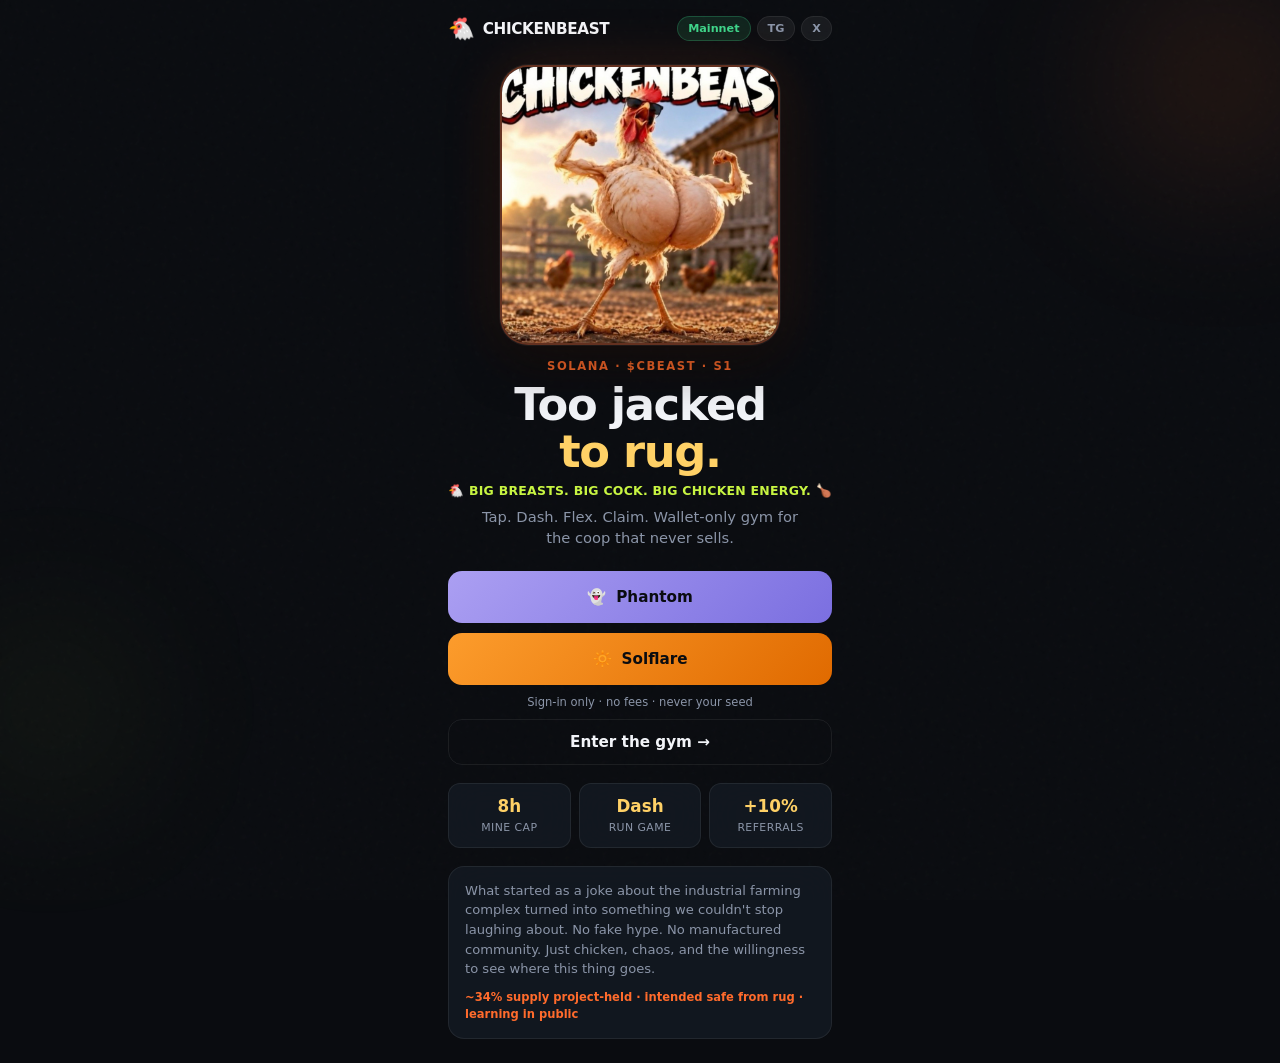
<file: index.html>
<!DOCTYPE html>
<html lang="en">
<head>
  <meta charset="UTF-8" />
  <meta name="viewport" content="width=device-width, initial-scale=1, viewport-fit=cover" />
  <title>CHICKENBEAST — Too Jacked To Rug</title>
  <meta name="theme-color" content="#0a0c10" />
  <meta name="apple-mobile-web-app-capable" content="yes" />
  <meta name="apple-mobile-web-app-status-bar-style" content="black-translucent" />
  <meta name="mobile-web-app-capable" content="yes" />
  <meta name="description" content="ChickenBeast ($CBEAST) is a wallet-only tap-to-earn game on Solana. Tap, dash, flex and claim Beast Points. Too jacked to rug." />
  <!-- Canonical points at the GitHub Pages URL. Change it (and og:url, og:image, sitemap.xml) if a custom domain is added via CNAME. -->
  <link rel="canonical" href="https://dev1ishere55-sudo.github.io/chickenbeast-site/" />
  <meta property="og:type" content="website" />
  <meta property="og:site_name" content="ChickenBeast" />
  <meta property="og:title" content="CHICKENBEAST — Too Jacked To Rug" />
  <meta property="og:description" content="ChickenBeast ($CBEAST) is a wallet-only tap-to-earn game on Solana. Tap, dash, flex and claim Beast Points. Too jacked to rug." />
  <meta property="og:url" content="https://dev1ishere55-sudo.github.io/chickenbeast-site/" />
  <meta property="og:image" content="https://dev1ishere55-sudo.github.io/chickenbeast-site/chickenbeast.jpg" />
  <meta property="og:image:width" content="871" />
  <meta property="og:image:height" content="882" />
  <meta property="og:image:alt" content="ChickenBeast, the jacked rooster mascot in sunglasses" />
  <meta name="twitter:card" content="summary_large_image" />
  <meta name="twitter:site" content="@ChickenBeastX" />
  <meta name="twitter:title" content="CHICKENBEAST — Too Jacked To Rug" />
  <meta name="twitter:description" content="ChickenBeast ($CBEAST) is a wallet-only tap-to-earn game on Solana. Tap, dash, flex and claim Beast Points. Too jacked to rug." />
  <meta name="twitter:image" content="https://dev1ishere55-sudo.github.io/chickenbeast-site/chickenbeast.jpg" />
  <meta http-equiv="Content-Security-Policy" content="default-src 'self'; script-src 'self' https://telegram.org; style-src 'self' 'unsafe-inline' https://fonts.googleapis.com; font-src https://fonts.gstatic.com; img-src 'self' data:; connect-src 'self'; frame-src https://telegram.org https://t.me; object-src 'none'; base-uri 'self'; form-action 'self'" />
  <script src="https://telegram.org/js/telegram-web-app.js"></script>
  <link rel="preconnect" href="https://fonts.googleapis.com" />
  <link rel="preconnect" href="https://fonts.gstatic.com" crossorigin />
  <link href="https://fonts.googleapis.com/css2?family=DM+Sans:opsz,wght@9..40,400;500;600;700;800&family=Syne:wght@700;800&display=swap" rel="stylesheet" />
  <link rel="stylesheet" href="styles.css" />
  <link rel="icon" href="data:image/svg+xml,<svg xmlns='http://www.w3.org/2000/svg' viewBox='0 0 100 100'><text y='.9em' font-size='90'>🐔</text></svg>" />
</head>
<body class="booting">
  <div class="noise"></div>
  <div class="orb orb-a"></div>
  <div class="orb orb-b"></div>
  <canvas id="confetti" class="confetti-cv"></canvas>

  <!-- LANDING -->
  <div id="landing" class="landing">
    <header class="l-top">
      <div class="mark">
        <span class="mark-icon">🐔</span>
        <span class="mark-text">CHICKENBEAST</span>
      </div>
      <div class="chips">
        <span class="chip live">Mainnet</span>
        <a class="chip ghost" href="https://t.me/ChickenBeast" target="_blank" rel="noopener">TG</a>
        <a class="chip ghost" href="https://x.com/ChickenBeastX" target="_blank" rel="noopener">X</a>
      </div>
    </header>

    <div class="hero-block">
      <div class="hero-ring skel">
        <img src="chickenbeast.jpg" alt="ChickenBeast — Too Jacked To Rug" class="hero-img" width="871" height="882" draggable="false" />
      </div>
      <p class="eyebrow">SOLANA · $CBEAST · S1</p>
      <h1 class="display">Too jacked<br/><em>to rug.</em></h1>
      <p class="tagline">🐔 BIG BREASTS. BIG COCK. BIG CHICKEN ENERGY. 🍗</p>
      <p class="lede">Tap. Dash. Flex. Claim. Wallet-only gym for the coop that never sells.</p>
    </div>

    <div class="cta-stack">
      <button class="cta cta-phantom" id="btnPhantom"><span>👻</span> Phantom</button>
      <button class="cta cta-solflare" id="btnSolflare"><span>🔆</span> Solflare</button>
      <p class="fine">Sign-in only · no fees · never your seed</p>
      <button class="cta cta-line" id="btnEnterApp">Enter the gym →</button>
    </div>

    <div class="feature-row">
      <div class="feat"><b>8h</b><span>mine cap</span></div>
      <div class="feat"><b>Dash</b><span>run game</span></div>
      <div class="feat"><b>+10%</b><span>referrals</span></div>
    </div>

    <div class="manifesto-card">
      <p>What started as a joke about the industrial farming complex turned into something we couldn't stop laughing about. No fake hype. No manufactured community. Just chicken, chaos, and the willingness to see where this thing goes.</p>
      <p class="manifesto-foot">~34% supply project-held · intended safe from rug · learning in public</p>
    </div>
  </div>

  <!-- APP -->
  <div id="app" class="app hidden">
    <header class="bar">
      <div class="mark sm">
        <span class="mark-icon">🐔</span>
        <div>
          <div class="mark-text">CHICKENBEAST</div>
          <div class="bar-sub"><span id="onlineCount">1,847</span> online</div>
        </div>
      </div>
      <div class="bar-actions">
        <button class="pill-btn" id="soundBtn" aria-label="Sound">🔊</button>
        <button class="pill-btn" id="walletChip" aria-label="Wallet">◎</button>
      </div>
    </header>

    <main class="views">
      <!-- HOME / GYM -->
      <section class="view active" id="screen-home">
        <div class="score">
          <span class="score-label">Beast Points</span>
          <div class="score-val" id="bpDisplay">0</div>
          <div class="score-meta">
            <span class="tag" id="ratePill">75 BP/hr</span>
            <span class="tag soft" id="miningStatus">Mining</span>
            <span class="tag badge" id="seasonBadge">S1 · Rookie</span>
          </div>
        </div>

        <div class="arena">
          <button type="button" class="beast skel" id="tapArea" aria-label="Tap to flex">
            <img src="chickenbeast.jpg" alt="Tap ChickenBeast to flex and earn Beast Points" class="beast-img" width="871" height="882" draggable="false" />
            <span class="ripple"></span>
            <span class="float-num" id="tapFeedback">+1</span>
          </button>
          <p class="arena-hint">Hold the flex · tap for BP</p>
        </div>

        <div class="grid-4">
          <div class="tile"><span>Tap</span><strong id="tapPower">+1</strong></div>
          <div class="tile"><span>Stamina</span><strong id="staminaText">1000</strong></div>
          <div class="tile"><span>Rank</span><strong id="rankName">Scrawny</strong></div>
          <div class="tile"><span>Streak</span><strong id="streak">0</strong></div>
        </div>

        <div class="panel">
          <div class="panel-row"><span id="rankFull">Scrawny Chick</span><span id="rankProgress">0 / 10k</span></div>
          <div class="track"><i id="rankBar" style="width:0%"></i></div>
          <p class="panel-note">Next · <span id="nextRank">Barnyard Broiler</span></p>
        </div>

        <div class="panel">
          <div class="panel-row"><span>Passive incubation</span><span class="tag">8h cap</span></div>
          <div class="track"><i id="passiveBar" style="width:0%"></i></div>
          <div class="panel-row end">
            <span id="passiveBP">0 BP ready</span>
            <button class="btn" id="collectBtn">Collect</button>
          </div>
        </div>

        <div class="panel">
          <div class="panel-row"><span>Stamina</span><span id="staminaFull">1000 / 1000</span></div>
          <div class="track mint"><i id="staminaBar" style="width:100%"></i></div>
        </div>

        <div class="panel">
          <div class="panel-row"><span>🔥 Cluck-in streak</span><span class="tag" id="dailyStreakLabel">0 days</span></div>
          <div class="streak-cal" id="streakCal"></div>
        </div>

        <div class="panel">
          <div class="panel-row"><span>🎯 Daily missions</span><span class="tag soft" id="missionProgress">0/3</span></div>
          <div id="missionsList" class="missions"></div>
        </div>
      </section>

      <!-- BEAST DASH -->
      <section class="view" id="screen-run">
        <h2 class="view-title">Beast Dash</h2>
        <p class="view-sub">Endless run · jump obstacles · earn BP</p>
        <div class="run-wrap">
          <canvas id="runCanvas" width="360" height="480"></canvas>
          <div id="runOverlay" class="run-overlay">
            <div class="run-start" id="runStartUI">
              <p class="run-title">🐔 BEAST DASH</p>
              <p class="run-desc">Tap or space to jump. Collect corn. Avoid fences.</p>
              <button class="btn wide" id="runStartBtn">Start run</button>
            </div>
            <div class="run-over hidden" id="runOverUI">
              <p class="run-title">Run over</p>
              <p class="run-score">Score <span id="runFinalScore">0</span></p>
              <p class="run-bp">+<span id="runBpEarned">0</span> BP</p>
              <button class="btn wide" id="runRetryBtn">Run again</button>
            </div>
          </div>
        </div>
        <div class="panel">
          <div class="panel-row"><span>Best score</span><strong id="runBest">0</strong></div>
          <div class="panel-row"><span>Total dash BP</span><strong id="runTotalBp">0</strong></div>
        </div>
      </section>

      <!-- BOOSTS -->
      <section class="view" id="screen-boosts">
        <h2 class="view-title">Stack</h2>
        <p class="view-sub">Upgrades need a connected wallet.</p>
        <div class="panel accent">
          <div class="panel-row">
            <div>
              <strong class="big">Mega Flex</strong>
              <p class="view-sub tight">2× earnings · 10 min</p>
            </div>
            <button class="btn" id="megaFlexBtn">350 BP</button>
          </div>
        </div>
        <div id="upgradesGrid" class="stack"></div>
        <div class="panel">
          <div class="panel-row"><span>🎁 Daily cluck-in</span><span class="tag" id="dailyBadge">Ready</span></div>
          <p class="view-sub tight">Free BP every 24h. Builds streak.</p>
          <button class="btn wide" id="dailyBtn">Claim daily</button>
        </div>
      </section>

      <!-- FRIENDS / COMMUNITY -->
      <section class="view" id="screen-friends">
        <h2 class="view-title">Coop</h2>
        <p class="view-sub">Referrals · leaderboard · community</p>

        <div class="panel center">
          <p class="view-sub tight">Your referral link</p>
          <code class="ref-code" id="refLink">—</code>
          <div class="grid-2 tight" style="margin-top:10px">
            <button class="btn" id="copyRef">Copy link</button>
            <button class="btn ghost" id="shareRef">Share</button>
          </div>
          <p class="view-sub tight" style="margin-top:12px">Share your gym card</p>
          <div class="grid-2 tight share-card" style="margin-top:6px">
            <button class="btn" id="shareCardTg" aria-label="Share your gym card on Telegram">📢 Telegram</button>
            <button class="btn ghost" id="shareCardX" aria-label="Share your gym card on X">🐦 Post on X</button>
          </div>
          <p class="fine" style="margin-top:8px">Earn <b>10%</b> of friends' tap gains</p>
        </div>

        <div class="panel">
          <div class="panel-row"><span>📢 Telegram</span><span class="tag soft">Official</span></div>
          <a class="btn wide" href="https://t.me/ChickenBeast" target="_blank" rel="noopener">Join @ChickenBeast</a>
        </div>
        <div class="panel">
          <div class="panel-row"><span>🐦 X / Twitter</span></div>
          <a class="btn wide ghost" href="https://x.com/ChickenBeastX" target="_blank" rel="noopener">@ChickenBeastX</a>
        </div>
        <div class="panel">
          <div class="panel-row"><span>🤖 Bot</span></div>
          <a class="btn wide ghost" href="https://t.me/chickenbeastbot" target="_blank" rel="noopener">@chickenbeastbot</a>
        </div>

        <div class="tabs">
          <button class="tab active" data-board="all">All-time</button>
          <button class="tab" data-board="week">This week</button>
        </div>
        <div class="panel board-you" id="boardYou">
          <div class="lb-row you">
            <span class="lb-pos" id="youPos">—</span>
            <span class="lb-name" id="youName">You</span>
            <span class="lb-bp" id="youBp">0</span>
          </div>
        </div>
        <div class="board" id="leaderboard"></div>
      </section>

      <!-- WALLET + ROADMAP + ABOUT -->
      <section class="view" id="screen-wallet">
        <h2 class="view-title">Wallet</h2>
        <p class="view-sub">Phantom or Solflare · mainnet</p>
        <div class="panel">
          <div class="status" id="walletStatus"><i class="dot off"></i> Not connected</div>
          <button class="btn wide" id="connectWalletBtn">Connect wallet</button>
          <button class="btn ghost wide hidden" id="disconnectWalletBtn">Disconnect</button>
        </div>
        <div class="panel claim">
          <p class="score-label">Available to claim</p>
          <div class="score-val sm" id="claimAmount">0.00</div>
          <p class="unit">$CBEAST · 1K BP = 1</p>
          <div class="grid-2 tight">
            <div class="tile"><span>Claimed</span><strong id="claimedTotal">0</strong></div>
            <div class="tile"><span>Min</span><strong>0.1</strong></div>
          </div>
          <button class="btn wide" id="claimCoinBtn">Claim coins</button>
          <p class="fine claim-note" id="claimNote">On-chain claim program coming — balance is recorded to your wallet profile.</p>
          <div class="ca">
            <span>CA</span>
            <code id="ca">GBFHyayakxkcTWUXHEJKTnWY82f5C8MpoRzB6YBopump</code>
            <button class="btn ghost sm" id="copyCa">Copy</button>
            <a class="btn ghost sm" id="caExplorer" href="https://solscan.io/token/GBFHyayakxkcTWUXHEJKTnWY82f5C8MpoRzB6YBopump" target="_blank" rel="noopener noreferrer" aria-label="View $CBEAST contract on Solscan">Solscan</a>
          </div>
        </div>
        <div class="panel">
          <div class="kv"><span>Season badge</span><b id="detailBadge">S1 · Rookie</b></div>
          <div class="kv"><span>Rank</span><b id="detailRank">Scrawny Chick</b></div>
          <div class="kv"><span>Mined</span><b id="detailMined">0 BP</b></div>
          <div class="kv"><span>Wallet</span><b id="detailUser">—</b></div>
        </div>

        <h2 class="view-title" style="margin-top:20px">Roadmap</h2>
        <div class="roadmap">
          <div class="rm-item done">
            <span class="rm-dot"></span>
            <div>
              <strong>S1 · Hatch</strong>
              <p>Tap-to-earn · passive mine · wallet sign-in · daily missions · Beast Dash</p>
            </div>
          </div>
          <div class="rm-item">
            <span class="rm-dot"></span>
            <div>
              <strong>S2 · Flex</strong>
              <p>On-chain claim program · referral rewards live · community challenges</p>
            </div>
          </div>
          <div class="rm-item">
            <span class="rm-dot"></span>
            <div>
              <strong>S3 · Coop</strong>
              <p>Leaderboard seasons · NFT badges · more mini-games · meme contests</p>
            </div>
          </div>
          <div class="rm-item">
            <span class="rm-dot"></span>
            <div>
              <strong>S4 · Legend</strong>
              <p>Governance experiments · treasury transparency · whatever the coop builds next</p>
            </div>
          </div>
        </div>

        <h2 class="view-title" style="margin-top:20px">Why this chicken</h2>
        <div class="panel about">
          <p>🐔 BIG BREASTS. BIG COCK. BIG CHICKEN ENERGY. 🍗</p>
          <p>What started as a joke about the industrial farming complex turned into something we couldn't stop laughing about. Chicken breasts, drumsticks, wings, thighs… there's a whole menu of possibilities.</p>
          <p>Right now: no elaborate promises. Just an idea, a sense of humor, and organic growth. No fake hype. No manufactured community.</p>
          <p>~34% of supply is project-controlled and intended to stay safe from a rug. Locking or burning may be considered. This is an experiment — learning in public.</p>
          <p class="fine">No guarantees. No unnecessary hype. Just chicken, chaos, and community. 🐔🔥</p>
        </div>
      </section>
    </main>

    <nav class="dock">
      <button class="dock-item active" data-screen="home"><span>🏋️</span>Gym</button>
      <button class="dock-item" data-screen="run"><span>🏃</span>Dash</button>
      <button class="dock-item" data-screen="boosts"><span>💊</span>Boosts</button>
      <button class="dock-item" data-screen="friends"><span>🐥</span>Coop</button>
      <button class="dock-item" data-screen="wallet"><span>💼</span>Wallet</button>
    </nav>
  </div>

  <div id="toast" class="toast hidden" role="status"></div>
  <script src="app.js"></script>
</body>
</html>
</file>
<file: styles.css>
:root {
  --bg: #0a0c10;
  --bg2: #0f131a;
  --card: rgba(22, 28, 38, 0.72);
  --card-border: rgba(255, 255, 255, 0.07);
  --text: #f2f4f8;
  --muted: #8b95a8;
  --accent: #ff6b2c;
  --accent2: #ffd166;
  --mint: #3dd68c;
  --pink: #ff4d8d;
  --lime: #c8f542;
  --glass: blur(18px);
  --radius: 16px;
  --dock-h: 68px;
  --safe-b: env(safe-area-inset-bottom, 0px);
  --font: "DM Sans", system-ui, sans-serif;
  --display: "Syne", "DM Sans", system-ui, sans-serif;
}

*, *::before, *::after { box-sizing: border-box; margin: 0; padding: 0; }
html, body { height: 100%; }
body {
  font-family: var(--font);
  background: var(--bg);
  color: var(--text);
  overflow-x: hidden;
  -webkit-tap-highlight-color: transparent;
  user-select: none;
}
body.booting { opacity: 0; }
body.ready { opacity: 1; transition: opacity 0.35s ease; }

.noise {
  position: fixed; inset: 0; pointer-events: none; z-index: 0;
  background-image: url("data:image/svg+xml,%3Csvg viewBox='0 0 200 200' xmlns='http://www.w3.org/2000/svg'%3E%3Cfilter id='n'%3E%3CfeTurbulence type='fractalNoise' baseFrequency='0.85' numOctaves='4' stitchTiles='stitch'/%3E%3C/filter%3E%3Crect width='100%25' height='100%25' filter='url(%23n)' opacity='0.04'/%3E%3C/svg%3E");
  opacity: 0.5;
}
.orb {
  position: fixed; border-radius: 50%; filter: blur(80px); pointer-events: none; z-index: 0;
}
.orb-a { width: 280px; height: 280px; background: radial-gradient(circle, rgba(255,107,44,0.22), transparent 70%); top: -60px; right: -80px; }
.orb-b { width: 220px; height: 220px; background: radial-gradient(circle, rgba(200,245,66,0.12), transparent 70%); bottom: 80px; left: -60px; }
.confetti-cv { position: fixed; inset: 0; pointer-events: none; z-index: 999; }

/* LANDING */
.landing {
  position: relative; z-index: 1;
  min-height: 100dvh;
  padding: 16px 18px calc(24px + var(--safe-b));
  display: flex; flex-direction: column; gap: 18px;
}
.l-top { display: flex; align-items: center; justify-content: space-between; }
.mark { display: flex; align-items: center; gap: 8px; font-weight: 800; letter-spacing: -0.02em; }
.mark-icon { font-size: 1.35rem; }
.mark-text { font-family: var(--display); font-size: 0.95rem; font-weight: 800; }
.mark.sm .mark-text { font-size: 0.82rem; }
.mark.sm { gap: 6px; }
.chips { display: flex; gap: 6px; }
.chip {
  font-size: 0.7rem; font-weight: 700; padding: 5px 10px; border-radius: 999px;
  background: rgba(255,255,255,0.06); border: 1px solid var(--card-border); color: var(--muted);
  text-decoration: none;
}
.chip.live { background: rgba(61,214,140,0.12); color: var(--mint); border-color: rgba(61,214,140,0.25); }
.chip.ghost:active { transform: scale(0.96); }

.hero-block { text-align: center; margin-top: 6px; }
.hero-ring {
  width: min(72vw, 280px); aspect-ratio: 1; margin: 0 auto 14px;
  border-radius: 28px; overflow: hidden;
  border: 2px solid rgba(255,107,44,0.35);
  box-shadow: 0 0 0 1px rgba(255,255,255,0.05), 0 20px 50px rgba(0,0,0,0.45), 0 0 60px rgba(255,107,44,0.15);
  background: var(--bg2);
  position: relative;
}
.hero-ring.skel::after {
  content: ""; position: absolute; inset: 0;
  background: linear-gradient(110deg, transparent 30%, rgba(255,255,255,0.06) 50%, transparent 70%);
  animation: shimmer 1.4s infinite;
}
.hero-img { width: 100%; height: 100%; object-fit: cover; display: block; }
@keyframes shimmer { 0% { transform: translateX(-100%); } 100% { transform: translateX(100%); } }

.eyebrow {
  font-size: 0.72rem; font-weight: 700; letter-spacing: 0.14em; text-transform: uppercase;
  color: var(--accent); margin-bottom: 8px;
}
.display {
  font-family: var(--display); font-weight: 800; font-size: clamp(2.1rem, 9vw, 2.8rem);
  line-height: 1.05; letter-spacing: -0.03em; margin-bottom: 8px;
}
.display em { font-style: normal; color: var(--accent2); }
.tagline {
  font-size: 0.78rem; font-weight: 700; color: var(--lime); letter-spacing: 0.02em;
  margin-bottom: 8px;
}
.lede { color: var(--muted); font-size: 0.92rem; line-height: 1.45; max-width: 320px; margin: 0 auto; }

.cta-stack { display: flex; flex-direction: column; gap: 10px; margin-top: 4px; }
.cta {
  display: flex; align-items: center; justify-content: center; gap: 10px;
  height: 52px; border-radius: 14px; border: none; font-family: inherit;
  font-weight: 700; font-size: 0.95rem; cursor: pointer;
  transition: transform 0.15s, box-shadow 0.15s;
}
.cta:active { transform: scale(0.97); }
.cta-phantom { background: linear-gradient(135deg, #ab9ff2, #7b6fe0); color: #0a0c10; }
.cta-solflare { background: linear-gradient(135deg, #fc9c2c, #e06a00); color: #0a0c10; }
.cta-line {
  background: transparent; color: var(--text);
  border: 1px solid var(--card-border); height: 46px;
}
.fine { text-align: center; font-size: 0.72rem; color: var(--muted); }

.feature-row {
  display: grid; grid-template-columns: repeat(3, 1fr); gap: 8px;
}
.feat {
  background: var(--card); border: 1px solid var(--card-border); border-radius: 12px;
  padding: 12px 8px; text-align: center; backdrop-filter: var(--glass);
}
.feat b { display: block; font-size: 1.05rem; font-weight: 800; color: var(--accent2); }
.feat span { font-size: 0.68rem; color: var(--muted); text-transform: uppercase; letter-spacing: 0.04em; }

.manifesto-card {
  background: var(--card); border: 1px solid var(--card-border); border-radius: var(--radius);
  padding: 14px 16px; backdrop-filter: var(--glass);
  font-size: 0.82rem; line-height: 1.5; color: var(--muted);
}
.manifesto-foot { margin-top: 10px; font-size: 0.72rem; color: var(--accent); font-weight: 600; }

/* APP SHELL */
.app {
  position: relative; z-index: 1;
  min-height: 100dvh;
  display: flex; flex-direction: column;
  padding-bottom: calc(var(--dock-h) + var(--safe-b));
}
.app.hidden, .landing.hidden { display: none !important; }

.bar {
  position: sticky; top: 0; z-index: 50;
  display: flex; align-items: center; justify-content: space-between;
  padding: 12px 16px; background: rgba(10,12,16,0.85); backdrop-filter: blur(16px);
  border-bottom: 1px solid var(--card-border);
}
.bar-sub { font-size: 0.68rem; color: var(--muted); font-weight: 500; }
.bar-actions { display: flex; gap: 8px; }
.pill-btn {
  width: 38px; height: 38px; border-radius: 12px; border: 1px solid var(--card-border);
  background: var(--card); color: var(--text); font-size: 1rem; cursor: pointer;
}

.views { flex: 1; padding: 12px 16px 20px; overflow-y: auto; -webkit-overflow-scrolling: touch; }
.view { display: none; animation: fadeIn 0.25s ease; }
.view.active { display: block; }
@keyframes fadeIn { from { opacity: 0; transform: translateY(6px); } to { opacity: 1; transform: none; } }

.view-title { font-family: var(--display); font-size: 1.35rem; font-weight: 800; letter-spacing: -0.02em; }
.view-sub { color: var(--muted); font-size: 0.85rem; margin: 4px 0 14px; }
.view-sub.tight { margin: 2px 0 0; font-size: 0.8rem; }

/* SCORE + ARENA */
.score { text-align: center; margin-bottom: 8px; }
.score-label { font-size: 0.72rem; font-weight: 600; color: var(--muted); text-transform: uppercase; letter-spacing: 0.08em; }
.score-val {
  font-family: var(--display); font-size: 2.6rem; font-weight: 800; letter-spacing: -0.03em;
  background: linear-gradient(180deg, #fff, #c8d0e0); -webkit-background-clip: text; -webkit-text-fill-color: transparent;
}
.score-val.sm { font-size: 1.8rem; }
.score-meta { display: flex; justify-content: center; gap: 6px; flex-wrap: wrap; margin-top: 4px; }
.tag {
  font-size: 0.68rem; font-weight: 700; padding: 4px 9px; border-radius: 999px;
  background: rgba(255,107,44,0.15); color: var(--accent); border: 1px solid rgba(255,107,44,0.25);
}
.tag.soft { background: rgba(255,255,255,0.06); color: var(--muted); border-color: var(--card-border); }
.tag.badge { background: rgba(200,245,66,0.12); color: var(--lime); border-color: rgba(200,245,66,0.25); }

.arena { display: flex; flex-direction: column; align-items: center; margin: 10px 0 14px; }
.beast {
  position: relative; width: min(58vw, 220px); aspect-ratio: 1; border: none; padding: 0;
  border-radius: 24px; overflow: hidden; cursor: pointer; background: var(--bg2);
  border: 2px solid rgba(255,107,44,0.3);
  box-shadow: 0 12px 40px rgba(0,0,0,0.4), 0 0 40px rgba(255,107,44,0.12);
  transition: transform 0.08s;
}
.beast:active { transform: scale(0.94); }
.beast.skel::after {
  content: ""; position: absolute; inset: 0;
  background: linear-gradient(110deg, transparent 30%, rgba(255,255,255,0.05) 50%, transparent 70%);
  animation: shimmer 1.4s infinite;
}
.beast-img { width: 100%; height: 100%; object-fit: cover; display: block; pointer-events: none; }
.ripple {
  position: absolute; inset: 0; border-radius: inherit; pointer-events: none;
  background: radial-gradient(circle at center, rgba(255,209,102,0.35), transparent 60%);
  opacity: 0; transition: opacity 0.15s;
}
.beast.hit .ripple { opacity: 1; }
.float-num {
  position: absolute; left: 50%; top: 20%; transform: translateX(-50%);
  font-weight: 800; font-size: 1.2rem; color: var(--accent2); opacity: 0; pointer-events: none;
}
.float-num.show { animation: floatUp 0.6s ease forwards; }
@keyframes floatUp {
  0% { opacity: 1; transform: translate(-50%, 0); }
  100% { opacity: 0; transform: translate(-50%, -40px); }
}
.arena-hint { font-size: 0.75rem; color: var(--muted); margin-top: 10px; }

.grid-4 { display: grid; grid-template-columns: repeat(4, 1fr); gap: 8px; margin-bottom: 12px; }
.grid-2 { display: grid; grid-template-columns: 1fr 1fr; gap: 8px; }
.grid-2.tight { gap: 8px; }
.tile {
  background: var(--card); border: 1px solid var(--card-border); border-radius: 12px;
  padding: 10px 6px; text-align: center; backdrop-filter: var(--glass);
}
.tile span { display: block; font-size: 0.65rem; color: var(--muted); margin-bottom: 2px; }
.tile strong { font-size: 0.9rem; font-weight: 800; }

/* PANELS */
.panel {
  background: var(--card); border: 1px solid var(--card-border); border-radius: var(--radius);
  padding: 14px; margin-bottom: 10px; backdrop-filter: var(--glass);
}
.panel.accent { border-color: rgba(255,107,44,0.3); background: rgba(255,107,44,0.06); }
.panel.center { text-align: center; }
.panel.claim { text-align: center; }
.panel.about p { font-size: 0.84rem; line-height: 1.55; color: var(--muted); margin-bottom: 10px; }
.panel.about p:last-child { margin-bottom: 0; }
.panel-row { display: flex; align-items: center; justify-content: space-between; gap: 10px; font-size: 0.88rem; }
.panel-row.end { margin-top: 10px; }
.panel-note { font-size: 0.75rem; color: var(--muted); margin-top: 6px; }
.big { font-size: 1.05rem; }

.track {
  height: 8px; border-radius: 999px; background: rgba(255,255,255,0.06); overflow: hidden; margin-top: 8px;
}
.track i {
  display: block; height: 100%; width: 0%; border-radius: inherit;
  background: linear-gradient(90deg, var(--accent), var(--accent2));
  transition: width 0.35s ease;
}
.track.mint i { background: linear-gradient(90deg, var(--mint), #7dffb3); }

.btn {
  border: none; border-radius: 12px; padding: 10px 16px; font-family: inherit;
  font-weight: 700; font-size: 0.85rem; cursor: pointer;
  background: linear-gradient(135deg, var(--accent), #ff8a4c); color: #0a0c10;
  transition: transform 0.12s, opacity 0.12s;
}
.btn:active { transform: scale(0.96); }
.btn:disabled { opacity: 0.45; pointer-events: none; }
.btn.wide { width: 100%; padding: 13px; font-size: 0.92rem; }
.btn.ghost {
  background: transparent; color: var(--text); border: 1px solid var(--card-border);
}
.btn.sm { padding: 6px 10px; font-size: 0.75rem; border-radius: 8px; }

/* MISSIONS + STREAK */
.missions { display: flex; flex-direction: column; gap: 8px; margin-top: 10px; }
.mission {
  display: flex; align-items: center; justify-content: space-between; gap: 10px;
  padding: 10px 12px; border-radius: 12px; background: rgba(0,0,0,0.2); border: 1px solid var(--card-border);
  font-size: 0.82rem;
}
.mission.done { opacity: 0.55; }
.mission strong { color: var(--accent2); font-size: 0.78rem; }
.streak-cal { display: flex; gap: 5px; margin-top: 10px; flex-wrap: wrap; }
.streak-day {
  width: 28px; height: 28px; border-radius: 8px; font-size: 0.65rem; font-weight: 700;
  display: flex; align-items: center; justify-content: center;
  background: rgba(255,255,255,0.04); border: 1px solid var(--card-border); color: var(--muted);
}
.streak-day.on { background: rgba(255,107,44,0.2); border-color: rgba(255,107,44,0.4); color: var(--accent2); }
.streak-day.today { box-shadow: 0 0 0 2px var(--accent); }

/* STACK / UPGRADES */
.stack { display: flex; flex-direction: column; gap: 8px; margin-bottom: 10px; }
.upgrade {
  display: flex; align-items: center; justify-content: space-between; gap: 12px;
  padding: 14px; border-radius: var(--radius); background: var(--card);
  border: 1px solid var(--card-border); backdrop-filter: var(--glass);
}
.upgrade .info { flex: 1; }
.upgrade .name { font-weight: 700; font-size: 0.92rem; }
.upgrade .desc { font-size: 0.75rem; color: var(--muted); margin-top: 2px; }
.upgrade .lvl { font-size: 0.7rem; color: var(--accent2); font-weight: 700; }

/* LEADERBOARD */
.tabs { display: flex; gap: 6px; margin: 12px 0 8px; }
.tab {
  flex: 1; padding: 9px; border-radius: 10px; border: 1px solid var(--card-border);
  background: transparent; color: var(--muted); font-family: inherit; font-weight: 700; font-size: 0.8rem; cursor: pointer;
}
.tab.active { background: rgba(255,107,44,0.15); color: var(--accent); border-color: rgba(255,107,44,0.3); }
.board { display: flex; flex-direction: column; gap: 4px; }
.lb-row {
  display: grid; grid-template-columns: 36px 1fr auto; gap: 8px; align-items: center;
  padding: 10px 12px; border-radius: 12px; background: rgba(0,0,0,0.18); font-size: 0.85rem;
}
.lb-row.you { background: rgba(255,107,44,0.1); border: 1px solid rgba(255,107,44,0.25); }
.lb-pos { font-weight: 800; color: var(--muted); }
.lb-bp { font-weight: 800; color: var(--accent2); }
.ref-code {
  display: block; word-break: break-all; font-size: 0.72rem; padding: 10px;
  background: rgba(0,0,0,0.3); border-radius: 10px; color: var(--lime); margin-top: 6px;
}

/* WALLET */
.status { display: flex; align-items: center; gap: 8px; font-size: 0.88rem; margin-bottom: 12px; }
.dot { width: 8px; height: 8px; border-radius: 50%; background: #555; }
.dot.on { background: var(--mint); box-shadow: 0 0 8px var(--mint); }
.dot.off { background: #555; }
.unit { font-size: 0.75rem; color: var(--muted); margin: 2px 0 10px; }
.claim-note { margin-top: 10px; }
.ca {
  display: flex; align-items: center; gap: 8px; margin-top: 12px; padding-top: 12px;
  border-top: 1px solid var(--card-border); font-size: 0.72rem;
}
.ca code { flex: 1; overflow: hidden; text-overflow: ellipsis; white-space: nowrap; color: var(--lime); }
.kv {
  display: flex; justify-content: space-between; padding: 8px 0; font-size: 0.85rem;
  border-bottom: 1px solid rgba(255,255,255,0.04);
}
.kv:last-child { border-bottom: none; }
.kv span { color: var(--muted); }

/* ROADMAP */
.roadmap { display: flex; flex-direction: column; gap: 0; margin-bottom: 12px; }
.rm-item {
  display: flex; gap: 14px; padding: 12px 0; position: relative;
  border-left: 2px solid rgba(255,255,255,0.08); margin-left: 7px; padding-left: 18px;
}
.rm-item:last-child { border-left-color: transparent; }
.rm-dot {
  position: absolute; left: -7px; top: 16px; width: 12px; height: 12px; border-radius: 50%;
  background: var(--bg); border: 2px solid var(--muted);
}
.rm-item.done .rm-dot { background: var(--mint); border-color: var(--mint); box-shadow: 0 0 8px var(--mint); }
.rm-item strong { font-size: 0.9rem; display: block; margin-bottom: 2px; }
.rm-item p { font-size: 0.78rem; color: var(--muted); line-height: 1.4; }

/* BEAST DASH */
.run-wrap {
  position: relative; width: 100%; max-width: 360px; margin: 0 auto 12px;
  border-radius: 16px; overflow: hidden; border: 1px solid var(--card-border);
  background: #12161e; aspect-ratio: 360/480;
}
#runCanvas { display: block; width: 100%; height: 100%; }
.run-overlay {
  position: absolute; inset: 0; display: flex; align-items: center; justify-content: center;
  background: rgba(10,12,16,0.75); backdrop-filter: blur(6px);
}
.run-overlay.hidden { display: none; }
.run-start, .run-over { text-align: center; padding: 20px; }
.run-title { font-family: var(--display); font-size: 1.4rem; font-weight: 800; margin-bottom: 8px; }
.run-desc { font-size: 0.82rem; color: var(--muted); margin-bottom: 16px; max-width: 240px; }
.run-score { font-size: 1.1rem; font-weight: 700; margin: 8px 0; }
.run-bp { color: var(--accent2); font-weight: 800; margin-bottom: 14px; }

/* DOCK */
.dock {
  position: fixed; bottom: 0; left: 0; right: 0; z-index: 100;
  height: calc(var(--dock-h) + var(--safe-b));
  padding: 8px 8px var(--safe-b);
  display: flex; background: rgba(10,12,16,0.92); backdrop-filter: blur(20px);
  border-top: 1px solid var(--card-border);
}
.dock-item {
  flex: 1; display: flex; flex-direction: column; align-items: center; justify-content: center;
  gap: 2px; border: none; background: transparent; color: var(--muted);
  font-family: inherit; font-size: 0.62rem; font-weight: 700; cursor: pointer;
  border-radius: 12px; transition: color 0.15s, background 0.15s;
}
.dock-item span { font-size: 1.2rem; line-height: 1; }
.dock-item.active { color: var(--accent); background: rgba(255,107,44,0.1); }

/* TOAST */
.toast {
  position: fixed; left: 50%; bottom: calc(var(--dock-h) + var(--safe-b) + 16px);
  transform: translateX(-50%); z-index: 200;
  padding: 12px 18px; border-radius: 14px; font-size: 0.85rem; font-weight: 600;
  background: rgba(22,28,38,0.95); border: 1px solid var(--card-border);
  box-shadow: 0 12px 40px rgba(0,0,0,0.5); max-width: 90vw; text-align: center;
}
.toast.hidden { display: none; }
.toast.ok { border-color: rgba(61,214,140,0.4); }
.toast.err { border-color: rgba(255,77,141,0.4); }

/* TG */
body.tg-webapp .landing { padding-top: max(16px, env(safe-area-inset-top)); }
body.tg-webapp .bar { padding-top: max(12px, env(safe-area-inset-top)); }

@media (min-width: 480px) {
  .landing, .views { max-width: 420px; margin: 0 auto; }
  .dock { max-width: 420px; left: 50%; transform: translateX(-50%); border-radius: 20px 20px 0 0; }
}
</file>
